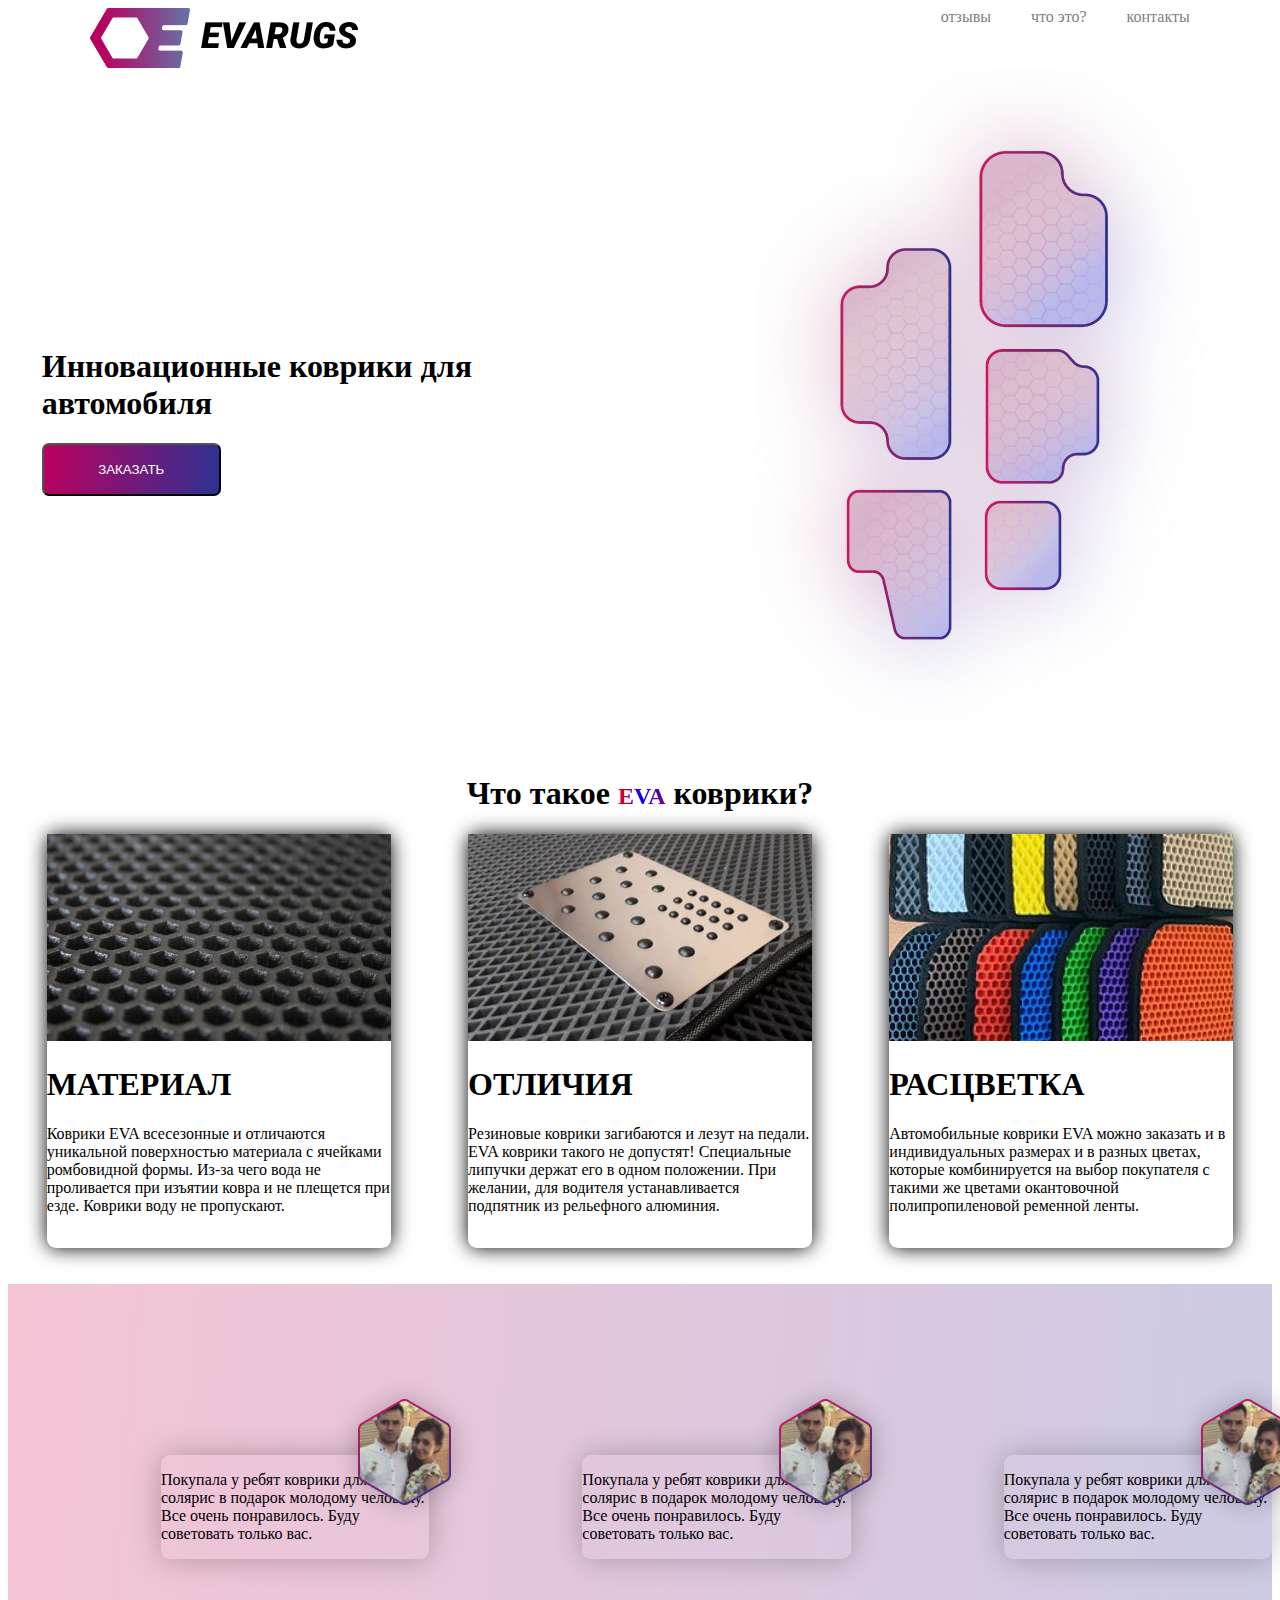
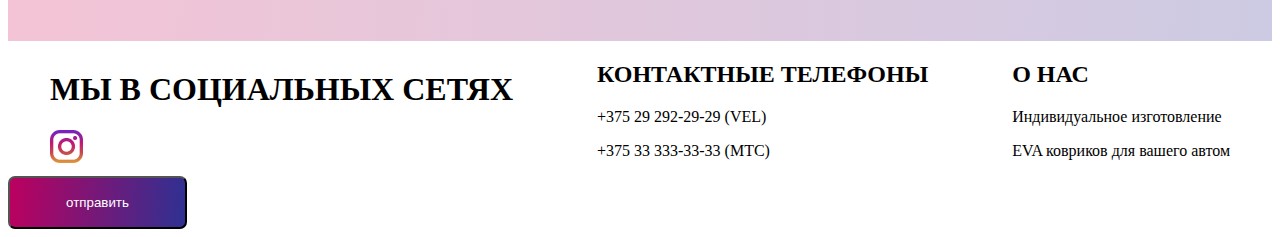
<file: index.html>
<!DOCTYPE html>
<html lang="en">

<head>
    <meta charset="UTF-8">
    <meta name="viewport" content="width=device-width, initial-scale=1.0">
    <title>Document</title>
    <link rel="stylesheet" href="style.css">
</head>

<body>
    <header>
        <img src="./Group 2.png" alt="">

        <div>
            <a href="">отзывы</a>
            <a href="">что это?</a>
            <a href="">контакты</a>

        </div>

    </header>
    <main>
        <div>
            <h1>Инновационные коврики
                для автомобиля</h1>
            <button>ЗАКАЗАТЬ</button>
        </div>
        <img src="./коврф 1.png" alt="">
    </main>
    <h1 class="h1">Что такое <span class="gradient-text">EVA</span>
        коврики?</h1>
    <main class="main">
<div>
<img src="./image00004 1.jpg" alt="">
<h1>МАТЕРИАЛ</h1>
<p>Коврики EVA всесезонные и отличаются уникальной поверхностью материала с ячейками ромбовидной формы. Из-за чего вода не проливается при изъятии ковра и не плещется при езде. Коврики воду не пропускают.</p>
</div>
<div>
    <img src="./file 1.jpg" alt="">
    <h1>ОТЛИЧИЯ</h1>
    <p>Резиновые коврики загибаются и лезут на педали. EVA коврики такого не допустят! Специальные липучки держат его в одном положении. При желании, для водителя устанавливается подпятник из рельефного алюминия.</p>
</div>
<div>
<img src="./kov1-1-300x225 1.jpg" alt="">
<h1>РАСЦВЕТКА</h1>
<p>Автомобильные коврики EVA можно заказать и в индивидуальных размерах и в разных цветах, которые комбинируется на выбор покупателя с такими же цветами окантовочной полипропиленовой ременной ленты.</p>
</div>


    </main> <br> <br>
    <main class="main1">
        <img src="./Mask Group.png" alt="" class="img">
        <div>
         
<p>Покупала у ребят коврики для Хундай солярис в подарок молодому человеку. Все очень понравилось. Буду советовать только вас.</p>
</div>
<img src="./Mask Group.png" alt="" class="img">
<div>
         
    <p>Покупала у ребят коврики для Хундай солярис в подарок молодому человеку. Все очень понравилось. Буду советовать только вас.</p>
    </div>
    <img src="./Mask Group.png" alt="" class="img">
    <div>

         
        <p>Покупала у ребят коврики для Хундай солярис в подарок молодому человеку. Все очень понравилось. Буду советовать только вас.</p>
        </div>
        
    



    </main>
    <footer>
<div><h1>МЫ В СОЦИАЛЬНЫХ СЕТЯХ</h1>
    <img src="./512px-Instagram_new 1.png" alt=""></div>
<div>
    <h2>КОНТАКТНЫЕ ТЕЛЕФОНЫ</h2>
    <p>+375 29 292-29-29 (VEL)</p>
    <p>+375 33 333-33-33 (МТС)</p>
</div>
<div>
<h2>О НАС</h2>
<p>Индивидуальное изготовление</p>
<p>EVA ковриков для вашего автом</p>
</div>
    </footer>
<a href="./index2.html"><BUtton>отправить</BUtton></a>
</body>

</html>
</file>
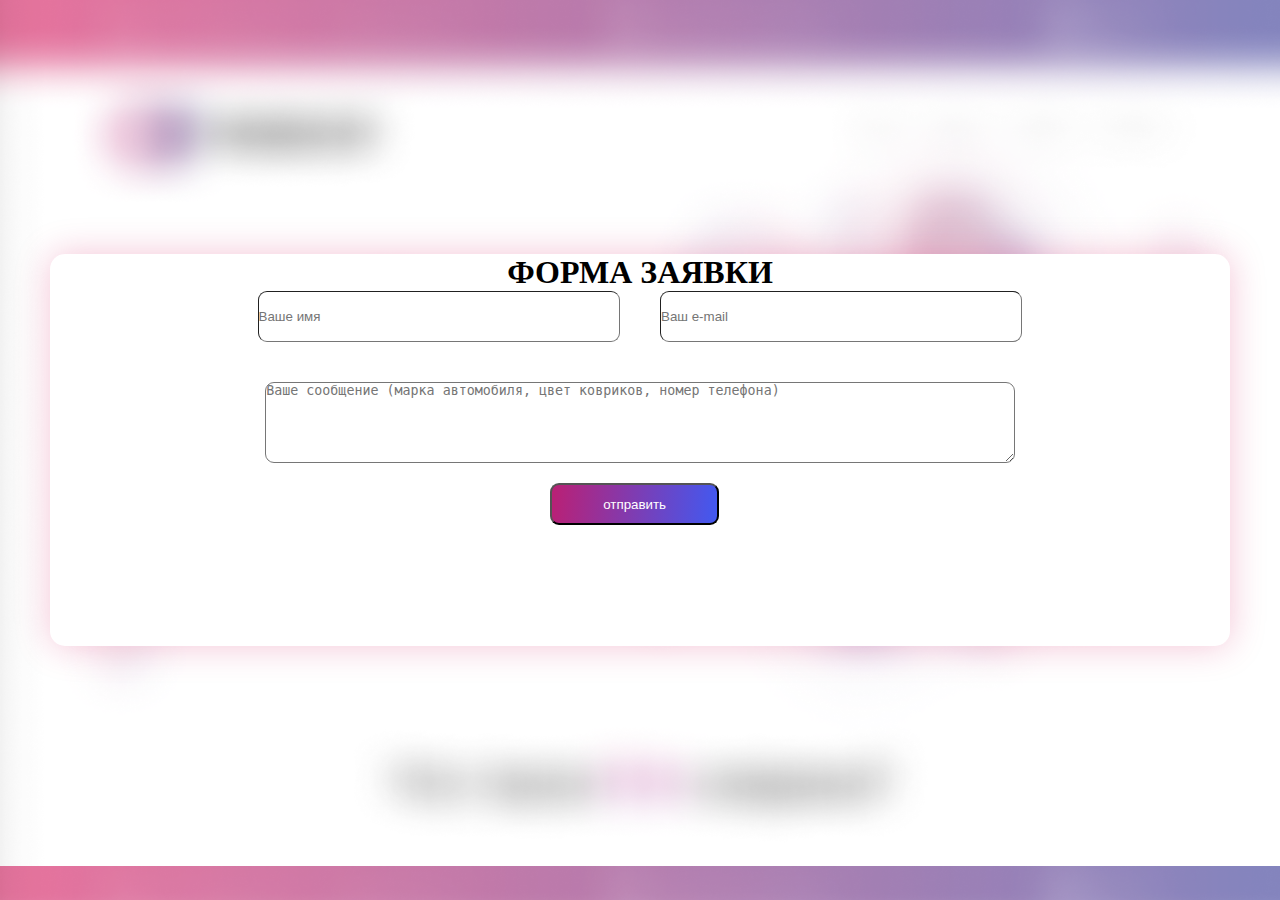
<file: index2.html>
<!DOCTYPE html>
<html lang="en">
<head>
    <meta charset="UTF-8">
    <meta name="viewport" content="width=device-width, initial-scale=1.0">
    <title>Document</title> <link rel="stylesheet" href="style.2.css">
</head>
<body>
    <div class="box">
<div>      <h1>ФОРМА ЗАЯВКИ</h1> 
<form action="">
 
<input type="text" placeholder="Ваше имя">
<input type="text" placeholder="Ваш e-mail">
<textarea name="" id="" placeholder="Ваше сообщение (марка автомобиля, цвет ковриков, номер телефона)"></textarea>


</form>

<a href="./index.html"><button>отправить</button></a> </div>
    </div>
</body>
</html>
</file>
<file: style.css>
header{display: flex;
justify-content: space-evenly;




}
a{text-decoration: none; color: grey;}
header div{gap: 40px; display: flex; padding-left: 500px;}
button{background: linear-gradient(95.2deg, #B90160 2.23%, #2E3192 99.51%);
    color: white    ;
    width: 179px;
height: 53px;
top: 550px;
left: 122px;
border-radius: 7px;

}
main h1{width: 596px;
    }
    main{display: flex;align-items: center; justify-content: space-around;}
    .main div{width: 344px;
        height: 414px;
        top: 1022px;
        left: 143px;
        border-radius: 9px;
        
        background: rgba(255, 255, 255, 1);
        box-shadow:  0px 0px 20px;
    }
    .gradient-text {
        background: linear-gradient(to right, red, blue, purple); /* istalgan ranglar */
        -webkit-background-clip: text;
        -webkit-text-fill-color: transparent;
        font-weight: bold;
        font-size: 24px; /* ixtiyoriy */
      }
      .h1{text-align: center;}
      .main1 div{box-shadow: 0px 0px 30px 0px rgba(0, 0, 0, 0.25);
        width: 436px;
     
        top: 1759px;
        border-radius: 9px;
              margin-top: 90px; }
              .img{position: relative; bottom: 10px;  left: 320px;}
              .main1{
                background: linear-gradient(94.31deg, rgba(212, 20, 90, 0.25) 0.96%, rgba(46, 49, 146, 0.25) 104.83%);
                width: 100%;
                height: 357px;
                top: 1661px;
                
              }
              footer{
display: flex; align-items: center;
justify-content: space-around;

              }
              @media(max-width:400px){
main{flex-direction: column;}
.main{flex-direction: column;}
.main1{flex-direction: column;}
              }
</file>
<file: style.2.css>
*{margin: 0;
padding: 0;box-sizing: border-box;}
 
 
 
 .box{
    background-image: url(./Rectangle\ 18.png);
background-size: 100%; width: 100%;height: 100vh;;
display: flex; justify-content: center;
align-items: center;


}
input{width: 362.4922790527344px;
    height: 50.724178314208984px;
    top: 388.58px;
    left: 369.27px;
    border-width: 1px;
    border-radius: 9px;

    }
form{
display: flex; flex-wrap: wrap;
gap: 40px;
justify-content: center;
align-items: center;
    }
    .box div{width: 1180.2650146484375px;
        height: 392.1844787597656px;
        top: 276px;
        left: 154px;
        border-radius: 15px;
        background: rgba(255, 255, 255, 1);
        box-shadow: 0px 0px 35px 0px rgba(212, 20, 90, 0.25);}
        h1{text-align: center;}
        textarea{width: 749.72802734375px;
            height: 81.65354919433594px;
            top: 456.63px;
            left: 369.27px;
            border-width: 1px;
            border-radius: 9px;
            } button{width: 169.49298095703125px;
                height: 42.06394958496094px;
                top: 580.35px;
                left: 655.06px;
                border-radius: 9px;
                background: linear-gradient(96.12deg, #D4145A -21.03%, #3D5BF5 103.56%);
color: white; margin-left: 500px; margin-top: 20px ;                }
@media(max-width:768px){
.box{flex-direction: column; }
form{flex-direction: column; flex-wrap: wrap;}

    
    }
    @media(max-width:400px){
.box{flex-direction: column; flex-wrap: wrap;}
input{width: 212px;
    height: 20px;
    top: 195px;
    left: 53px;
    border-width: 1px;
    border-radius: 9px;
    }
    textarea{width: 212px;
        height: 95px;
        top: 273px;
        left: 53px;
        border-width: 1px;
        border-radius: 9px;
        }


    }
</file>
